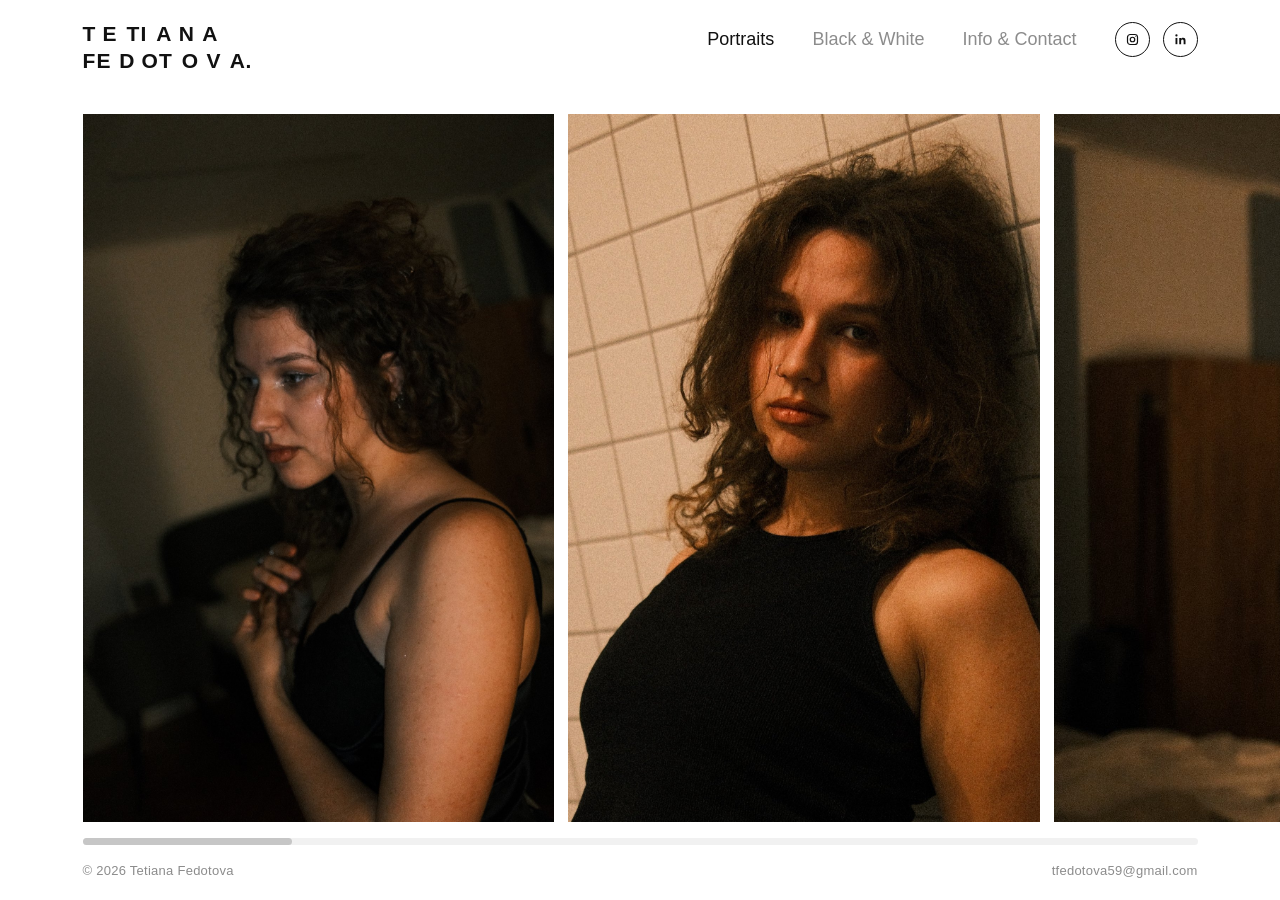
<file: index.html>
<!doctype html>
<html lang="en">
<head>
  <meta charset="utf-8">
  <meta name="viewport" content="width=device-width, initial-scale=1">
  <title>Portraits — Tetiana Fedotova</title>
  <meta name="description" content="Portrait photography by Tetiana Fedotova.">
  <meta property="og:title" content="Tetiana Fedotova — Photography">
  <meta property="og:description" content="Portraits and black &amp; white photography.">
  <meta property="og:type" content="website">
  <link rel="icon" href="assets/img/favicon.svg" type="image/svg+xml">
  <link rel="stylesheet" href="assets/css/style.css">
  <script src="config.js" defer></script>
  <script src="assets/js/main.js" defer></script>
</head>
<body class="layout-h">
  <a class="skip-link" href="#main">Skip to content</a>

  <div class="site">
    <header class="header">
      <a class="logo" href="index.html" aria-label="Tetiana Fedotova, go to Portraits">
        <span class="logo-line" aria-hidden="true">
          <span class="logo-group"><span>T</span><span>E</span></span>
          <span class="logo-group"><span>T</span><span class="kt">I</span></span>
          <span class="logo-group"><span>A</span><span>N</span><span class="k2">A</span></span>
        </span>
        <span class="logo-line" aria-hidden="true">
          <span class="logo-group"><span>F</span><span class="kt">E</span></span>
          <span class="logo-group g-s"><span>D</span><span>O</span><span class="kt">T</span></span>
          <span class="logo-group"><span>O</span><span class="k2">V</span><span class="k3">A</span><span class="kd">.</span></span>
        </span>
      </a>

      <div class="header-right">
        <nav class="nav" aria-label="Main">
          <a href="index.html" aria-current="page">Portraits</a>
          <a href="black-and-white.html">Black &amp; White</a>
          <a href="contact.html">Info &amp; Contact</a>
        </nav>
        <ul class="social">
          <li data-link-item><a data-link="instagram" href="#" target="_blank" rel="noopener" aria-label="Instagram"><svg viewBox="0 0 24 24" fill="none" stroke="currentColor" stroke-width="1.9"><rect x="4" y="4" width="16" height="16" rx="4.5"/><circle cx="12" cy="12" r="3.6"/><circle cx="16.9" cy="7.1" r=".7" fill="currentColor" stroke="none"/></svg></a></li>
          <li data-link-item><a data-link="linkedin" href="#" target="_blank" rel="noopener" aria-label="LinkedIn"><svg viewBox="0 0 24 24" fill="currentColor"><rect x="4" y="9.5" width="3" height="10"/><circle cx="5.5" cy="5.5" r="1.8"/><path d="M10 9.5h2.9v1.4c.5-.9 1.7-1.7 3.4-1.7 3 0 3.7 1.9 3.7 4.5v5.8h-3v-5.1c0-1.3-.3-2.5-1.8-2.5s-2.2 1.1-2.2 2.6v5h-3z"/></svg></a></li>
          <li data-link-item><a data-link="facebook" href="#" target="_blank" rel="noopener" aria-label="Facebook"><svg viewBox="0 0 24 24" fill="currentColor"><path d="M13.4 21v-7.6h2.6l.4-3h-3V8.5c0-.9.3-1.5 1.5-1.5h1.6V4.3c-.3 0-1.2-.1-2.3-.1-2.3 0-3.9 1.4-3.9 4v2.2H7.7v3h2.6V21z"/></svg></a></li>
        </ul>
      </div>
    </header>

    <main id="main">
      <h1 class="visually-hidden">Portraits</h1>
      <div class="gallery" data-gallery="portraits"></div>
      <noscript><p class="noscript">Please turn on JavaScript to see the gallery.</p></noscript>
    </main>

    <footer class="footer">
      <span>&copy; <span data-year>2026</span> Tetiana Fedotova</span>
      <a data-link="email" data-link-text href="mailto:hello@example.com">hello@example.com</a>
    </footer>
  </div>

</body>
</html>
</file>
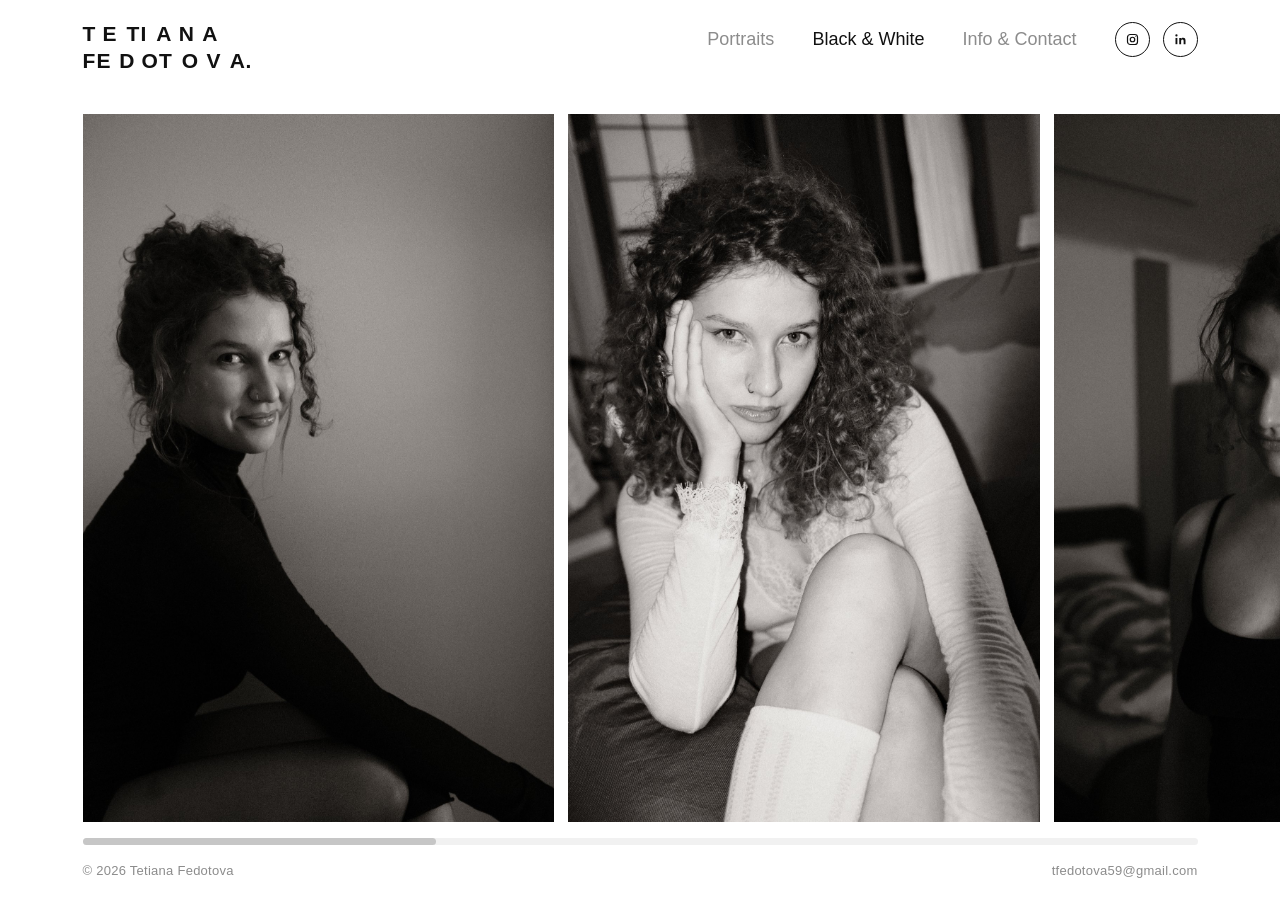
<file: black-and-white.html>
<!doctype html>
<html lang="en">
<head>
  <meta charset="utf-8">
  <meta name="viewport" content="width=device-width, initial-scale=1">
  <title>Black &amp; White — Tetiana Fedotova</title>
  <meta name="description" content="Black and white photography by Tetiana Fedotova.">
  <meta property="og:title" content="Tetiana Fedotova — Black &amp; White">
  <meta property="og:description" content="Portraits and black &amp; white photography.">
  <meta property="og:type" content="website">
  <link rel="icon" href="assets/img/favicon.svg" type="image/svg+xml">
  <link rel="stylesheet" href="assets/css/style.css">
  <script src="config.js" defer></script>
  <script src="assets/js/main.js" defer></script>
</head>
<body class="layout-h">
  <a class="skip-link" href="#main">Skip to content</a>

  <div class="site">
    <header class="header">
      <a class="logo" href="index.html" aria-label="Tetiana Fedotova, go to Portraits">
        <span class="logo-line" aria-hidden="true">
          <span class="logo-group"><span>T</span><span>E</span></span>
          <span class="logo-group"><span>T</span><span class="kt">I</span></span>
          <span class="logo-group"><span>A</span><span>N</span><span class="k2">A</span></span>
        </span>
        <span class="logo-line" aria-hidden="true">
          <span class="logo-group"><span>F</span><span class="kt">E</span></span>
          <span class="logo-group g-s"><span>D</span><span>O</span><span class="kt">T</span></span>
          <span class="logo-group"><span>O</span><span class="k2">V</span><span class="k3">A</span><span class="kd">.</span></span>
        </span>
      </a>

      <div class="header-right">
        <nav class="nav" aria-label="Main">
          <a href="index.html">Portraits</a>
          <a href="black-and-white.html" aria-current="page">Black &amp; White</a>
          <a href="contact.html">Info &amp; Contact</a>
        </nav>
        <ul class="social">
          <li data-link-item><a data-link="instagram" href="#" target="_blank" rel="noopener" aria-label="Instagram"><svg viewBox="0 0 24 24" fill="none" stroke="currentColor" stroke-width="1.9"><rect x="4" y="4" width="16" height="16" rx="4.5"/><circle cx="12" cy="12" r="3.6"/><circle cx="16.9" cy="7.1" r=".7" fill="currentColor" stroke="none"/></svg></a></li>
          <li data-link-item><a data-link="linkedin" href="#" target="_blank" rel="noopener" aria-label="LinkedIn"><svg viewBox="0 0 24 24" fill="currentColor"><rect x="4" y="9.5" width="3" height="10"/><circle cx="5.5" cy="5.5" r="1.8"/><path d="M10 9.5h2.9v1.4c.5-.9 1.7-1.7 3.4-1.7 3 0 3.7 1.9 3.7 4.5v5.8h-3v-5.1c0-1.3-.3-2.5-1.8-2.5s-2.2 1.1-2.2 2.6v5h-3z"/></svg></a></li>
          <li data-link-item><a data-link="facebook" href="#" target="_blank" rel="noopener" aria-label="Facebook"><svg viewBox="0 0 24 24" fill="currentColor"><path d="M13.4 21v-7.6h2.6l.4-3h-3V8.5c0-.9.3-1.5 1.5-1.5h1.6V4.3c-.3 0-1.2-.1-2.3-.1-2.3 0-3.9 1.4-3.9 4v2.2H7.7v3h2.6V21z"/></svg></a></li>
        </ul>
      </div>
    </header>

    <main id="main">
      <h1 class="visually-hidden">Black &amp; White</h1>
      <div class="gallery" data-gallery="black-and-white"></div>
      <noscript><p class="noscript">Please turn on JavaScript to see the gallery.</p></noscript>
    </main>

    <footer class="footer">
      <span>&copy; <span data-year>2026</span> Tetiana Fedotova</span>
      <a data-link="email" data-link-text href="mailto:hello@example.com">hello@example.com</a>
    </footer>
  </div>

</body>
</html>
</file>
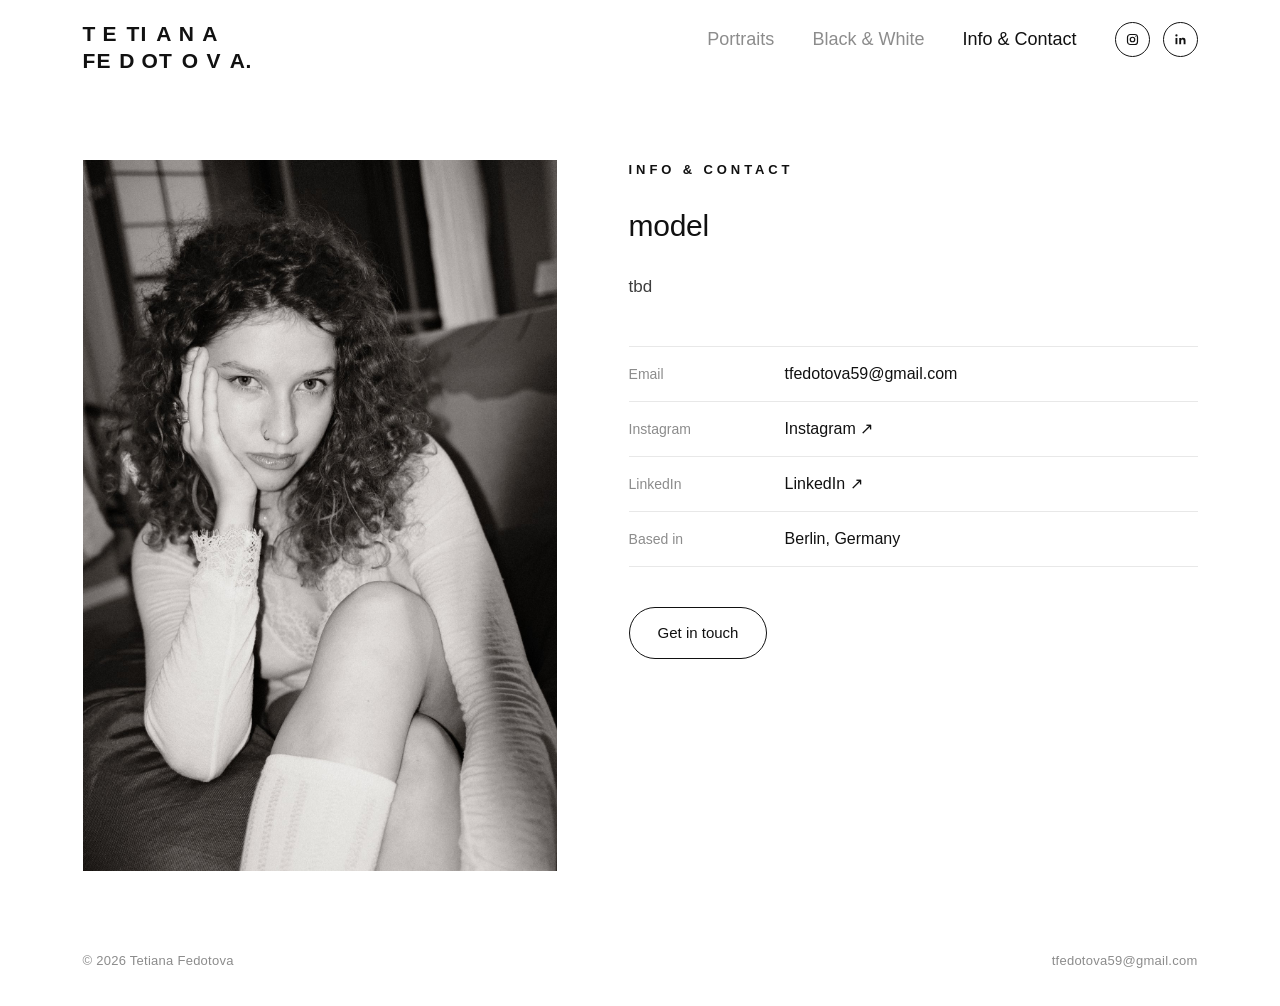
<file: contact.html>
<!doctype html>
<html lang="en">
<head>
  <meta charset="utf-8">
  <meta name="viewport" content="width=device-width, initial-scale=1">
  <title>Info &amp; Contact — Tetiana Fedotova</title>
  <meta name="description" content="About Tetiana Fedotova, portrait and black &amp; white photographer, and how to get in touch.">
  <meta property="og:title" content="Tetiana Fedotova — Info &amp; Contact">
  <meta property="og:description" content="Portraits and black &amp; white photography.">
  <meta property="og:type" content="website">
  <link rel="icon" href="assets/img/favicon.svg" type="image/svg+xml">
  <link rel="stylesheet" href="assets/css/style.css">
  <script src="config.js" defer></script>
  <script src="assets/js/main.js" defer></script>
</head>
<body>
  <a class="skip-link" href="#main">Skip to content</a>

  <div class="site">
    <header class="header">
      <a class="logo" href="index.html" aria-label="Tetiana Fedotova, go to Portraits">
        <span class="logo-line" aria-hidden="true">
          <span class="logo-group"><span>T</span><span>E</span></span>
          <span class="logo-group"><span>T</span><span class="kt">I</span></span>
          <span class="logo-group"><span>A</span><span>N</span><span class="k2">A</span></span>
        </span>
        <span class="logo-line" aria-hidden="true">
          <span class="logo-group"><span>F</span><span class="kt">E</span></span>
          <span class="logo-group g-s"><span>D</span><span>O</span><span class="kt">T</span></span>
          <span class="logo-group"><span>O</span><span class="k2">V</span><span class="k3">A</span><span class="kd">.</span></span>
        </span>
      </a>

      <div class="header-right">
        <nav class="nav" aria-label="Main">
          <a href="index.html">Portraits</a>
          <a href="black-and-white.html">Black &amp; White</a>
          <a href="contact.html" aria-current="page">Info &amp; Contact</a>
        </nav>
        <ul class="social">
          <li data-link-item><a data-link="instagram" href="#" target="_blank" rel="noopener" aria-label="Instagram"><svg viewBox="0 0 24 24" fill="none" stroke="currentColor" stroke-width="1.9"><rect x="4" y="4" width="16" height="16" rx="4.5"/><circle cx="12" cy="12" r="3.6"/><circle cx="16.9" cy="7.1" r=".7" fill="currentColor" stroke="none"/></svg></a></li>
          <li data-link-item><a data-link="linkedin" href="#" target="_blank" rel="noopener" aria-label="LinkedIn"><svg viewBox="0 0 24 24" fill="currentColor"><rect x="4" y="9.5" width="3" height="10"/><circle cx="5.5" cy="5.5" r="1.8"/><path d="M10 9.5h2.9v1.4c.5-.9 1.7-1.7 3.4-1.7 3 0 3.7 1.9 3.7 4.5v5.8h-3v-5.1c0-1.3-.3-2.5-1.8-2.5s-2.2 1.1-2.2 2.6v5h-3z"/></svg></a></li>
          <li data-link-item><a data-link="facebook" href="#" target="_blank" rel="noopener" aria-label="Facebook"><svg viewBox="0 0 24 24" fill="currentColor"><path d="M13.4 21v-7.6h2.6l.4-3h-3V8.5c0-.9.3-1.5 1.5-1.5h1.6V4.3c-.3 0-1.2-.1-2.3-.1-2.3 0-3.9 1.4-3.9 4v2.2H7.7v3h2.6V21z"/></svg></a></li>
        </ul>
      </div>
    </header>

    <main id="main" class="about">
      <!-- Photo, headline, bio and "Based in" come from config.js (use editor.html) -->
      <div class="about-photo" data-about-photo></div>

      <div class="about-text">
        <h1 class="eyebrow">Info &amp; Contact</h1>

        <p class="lead" data-about="lead">Portrait and black &amp; white photographer.</p>
        <div data-about="bio">
          <p>Hi, I'm Tetiana. I photograph people, mostly in natural, low light and in their own spaces, with enough time for them to settle in and forget about the camera. I'm interested in quiet moments and honest expressions more than perfect poses.</p>
          <p>Alongside portrait sessions I keep an ongoing black &amp; white series. I'm open to personal portraits, editorial work and collaborations. Write to me and tell me what you have in mind.</p>
        </div>

        <dl class="contact-list">
          <div data-link-item><dt>Email</dt><dd><a data-link="email" data-link-text href="mailto:hello@example.com">hello@example.com</a></dd></div>
          <div data-link-item><dt>Instagram</dt><dd><a data-link="instagram" href="#" target="_blank" rel="noopener">Instagram &#8599;</a></dd></div>
          <div data-link-item><dt>LinkedIn</dt><dd><a data-link="linkedin" href="#" target="_blank" rel="noopener">LinkedIn &#8599;</a></dd></div>
          <div data-about-item><dt>Based in</dt><dd data-about="location">Your city, Country</dd></div>
        </dl>

        <a class="btn" data-link="email" href="mailto:hello@example.com">Get in touch</a>
      </div>
    </main>

    <footer class="footer">
      <span>&copy; <span data-year>2026</span> Tetiana Fedotova</span>
      <a data-link="email" data-link-text href="mailto:hello@example.com">hello@example.com</a>
    </footer>
  </div>

  <button class="scroll-btn is-hidden" type="button" aria-label="Scroll down">
    <svg width="18" height="18" viewBox="0 0 24 24" fill="none" stroke="currentColor" stroke-width="2" stroke-linecap="round" stroke-linejoin="round"><path d="M12 5v14M6 13l6 6 6-6"/></svg>
  </button>
</body>
</html>
</file>
<file: assets/css/style.css>
/* =========================================================
   Tetiana Fedotova — Photography portfolio
   ========================================================= */

:root {
  --bg: #ffffff;
  --text: #111111;
  --muted: #8c8c8c;
  --soft: #3d3d3d;
  --line: #e8e8e8;
  --max: 1185px;
  --gutter: 35px;
  --gap: 35px;
  --font: "Helvetica Neue", Helvetica, Arial, sans-serif;
}

*, *::before, *::after { box-sizing: border-box; }

html { -webkit-text-size-adjust: 100%; }
html.lb-lock { overflow: hidden; }

body {
  margin: 0;
  background: var(--bg);
  color: var(--text);
  font-family: var(--font);
  font-size: 16px;
  line-height: 1.5;
  -webkit-font-smoothing: antialiased;
  animation: page-in .6s ease both;
}

@keyframes page-in { from { opacity: 0; } to { opacity: 1; } }

img { display: block; max-width: 100%; height: auto; }
a { color: inherit; text-decoration: none; }
button { font: inherit; color: inherit; }
:focus-visible { outline: 2px solid var(--text); outline-offset: 3px; }

.visually-hidden {
  position: absolute !important;
  width: 1px; height: 1px;
  margin: -1px; padding: 0;
  overflow: hidden;
  clip: rect(0 0 0 0);
  white-space: nowrap;
  border: 0;
}

.skip-link {
  position: absolute;
  left: 16px; top: -60px;
  z-index: 200;
  padding: 10px 16px;
  background: var(--text);
  color: var(--bg);
  transition: top .2s ease;
}
.skip-link:focus { top: 12px; }

/* ---------- Layout ---------- */

.site {
  max-width: var(--max);
  min-height: 100vh;
  margin: 0 auto;
  padding: 0 var(--gutter);
  display: flex;
  flex-direction: column;
}

main { flex: 1; padding-top: 86px; }

/* ---------- Header ---------- */

.header {
  display: flex;
  align-items: flex-start;
  justify-content: space-between;
  gap: 32px;
  padding-top: 22px;
}

/* Wordmark: T E · TI · A N A  /  FE · D OT · O V A.
   Letters are set one by one so the spacing can be asymmetric:
   default gap .34em, .k2 = .40em, .k3 = .44em, .kt = tight pair,
   groups sit .48em apart (.g-s = .42em). */
.logo {
  display: inline-flex;
  flex-direction: column;
  gap: .1em;
  font-size: 21px;
  font-weight: 700;
  line-height: 1.18;
  text-transform: uppercase;
  letter-spacing: 0;
  cursor: pointer;
}
.logo-line { display: flex; align-items: baseline; white-space: nowrap; }
.logo-group {
  display: inline-flex;
  transition: transform .45s cubic-bezier(.34, 1.56, .64, 1);
}
.logo-group + .logo-group { margin-left: .48em; }
.logo-group.g-s { margin-left: .42em; }
.logo-group > span + span { margin-left: .34em; }
.logo-group > .k2 { margin-left: .40em; }
.logo-group > .k3 { margin-left: .44em; }
.logo-group > .kt { margin-left: .05em; }
.logo-group > .kd { margin-left: .03em; }

/* Hover / keyboard focus: each group nudges its own way */
.logo:hover .logo-line:first-child .logo-group:nth-child(1),
.logo:focus-visible .logo-line:first-child .logo-group:nth-child(1) { transform: translate(-.04em, -.08em); }
.logo:hover .logo-line:first-child .logo-group:nth-child(2),
.logo:focus-visible .logo-line:first-child .logo-group:nth-child(2) { transform: translate(.03em, .06em) rotate(-3deg); }
.logo:hover .logo-line:first-child .logo-group:nth-child(3),
.logo:focus-visible .logo-line:first-child .logo-group:nth-child(3) { transform: translate(.06em, -.04em); }
.logo:hover .logo-line:last-child .logo-group:nth-child(1),
.logo:focus-visible .logo-line:last-child .logo-group:nth-child(1) { transform: translate(-.03em, .06em); }
.logo:hover .logo-line:last-child .logo-group:nth-child(2),
.logo:focus-visible .logo-line:last-child .logo-group:nth-child(2) { transform: translate(.05em, -.07em) rotate(2deg); }
.logo:hover .logo-line:last-child .logo-group:nth-child(3),
.logo:focus-visible .logo-line:last-child .logo-group:nth-child(3) { transform: translate(.08em, .03em); }
.logo:active .logo-group { transform: scale(.96); transition-duration: .12s; }

.header-right {
  display: flex;
  align-items: center;
  gap: 38px;
}

.nav {
  display: flex;
  gap: 38px;
  font-size: 18px;
}
.nav a {
  color: var(--muted);
  transition: color .2s ease;
}
.nav a:hover,
.nav a[aria-current="page"] { color: var(--text); }

.social {
  display: flex;
  gap: 13px;
  margin: 0;
  padding: 0;
  list-style: none;
}
.social a {
  width: 35px; height: 35px;
  display: grid;
  place-items: center;
  border: 1.5px solid var(--text);
  border-radius: 50%;
  transition: background .2s ease, color .2s ease;
}
.social a:hover { background: var(--text); color: var(--bg); }
.social svg { width: 15px; height: 15px; }

/* ---------- Gallery pages: one row of photos that scrolls sideways ---------- */

/* The page fills the window exactly: header, photo row, scroll bar, footer */
body.layout-h .site {
  max-width: none;
  height: 100vh;
  height: 100dvh;
  min-height: 480px;
  padding: 0;
}
body.layout-h .header,
body.layout-h .footer {
  width: 100%;
  max-width: var(--max);
  margin-inline: auto;
  padding-inline: var(--gutter);
}
body.layout-h main {
  display: flex;
  flex-direction: column;
  min-height: 0;
  padding-top: 40px;
}
body.layout-h .footer {
  flex-direction: row;
  flex-wrap: wrap;
  padding-top: 16px;
  padding-bottom: 20px;
}

.is-strip {
  --hgap: 14px;
  /* lines the first photo up with the wordmark */
  --hpad: max(var(--gutter), calc((100% - var(--max)) / 2 + var(--gutter)));
  flex: 1;
  min-height: 0;
  display: flex;
  flex-direction: column;
  gap: 16px;
}

.h-track {
  position: relative;
  flex: 1 1 auto;
  min-height: 200px;
  container-type: size;        /* photos are sized from this row's height */
  display: flex;
  align-items: center;
  gap: var(--hgap);
  padding-inline: var(--hpad);
  overflow-x: auto;
  overflow-y: hidden;
  overscroll-behavior-x: contain;
  scrollbar-width: none;
}
.h-track::-webkit-scrollbar { display: none; }
.h-track:focus { outline: none; }
.h-track:focus-visible { outline: 2px solid var(--text); outline-offset: -2px; }

.h-item { flex: none; --k: 1; }
.h-item.is-small { --k: .7; }
.h-item .g-open { width: auto; }
.h-item .frame { width: calc(100cqh * var(--k) * var(--ar)); }

/* Grey scroll bar under the photos (drag it, or click anywhere on it) */
.h-bar {
  position: relative;
  flex: none;
  height: 7px;
  margin-inline: var(--hpad);
  border-radius: 999px;
  background: #f1f1f1;
  cursor: pointer;
  touch-action: none;
}
.h-bar.is-hidden { visibility: hidden; }
.h-thumb {
  position: absolute;
  top: 0;
  left: 0;
  height: 100%;
  border-radius: 999px;
  background: #c6c6c6;
  transition: background .2s ease;
}
.h-bar:hover .h-thumb,
.h-bar.is-dragging .h-thumb { background: #8f8f8f; }

.g-item {
  margin: 0;
  opacity: 0;
  transform: translateX(28px);
  transition: opacity .8s ease, transform .8s ease;
}
.g-item.is-visible { opacity: 1; transform: none; }

.g-open {
  display: block;
  width: 100%;
  padding: 0;
  border: 0;
  background: none;
  cursor: zoom-in;
}
.g-open img { transition: opacity .3s ease; }
.g-open:hover img { opacity: .9; }

/* A photo shown with its crop (set in editor.html) */
.frame {
  position: relative;
  width: 100%;
  overflow: hidden;
  aspect-ratio: var(--ar, 1);
}
.frame > img {
  position: absolute;
  max-width: none;
  height: auto;
}

.gallery-empty,
.noscript { color: var(--muted); }

/* ---------- Info & Contact ---------- */

.about {
  display: grid;
  grid-template-columns: minmax(0, 5fr) minmax(0, 6fr);
  gap: 72px;
  align-items: start;
}

.about-photo {
  position: sticky;
  top: 32px;
}
[data-about="bio"] p { white-space: pre-line; }

.eyebrow {
  margin: 0 0 28px;
  font-size: 13px;
  font-weight: 700;
  letter-spacing: .3em;
  text-transform: uppercase;
}

.lead {
  margin: 0 0 28px;
  font-size: 30px;
  line-height: 1.25;
  letter-spacing: -.01em;
}

.about-text p:not(.lead) {
  max-width: 34em;
  margin: 0 0 18px;
  font-size: 17px;
  line-height: 1.7;
  color: var(--soft);
}

.contact-list {
  margin: 44px 0 40px;
  border-top: 1px solid var(--line);
}
.contact-list > div {
  display: grid;
  grid-template-columns: 140px 1fr;
  gap: 16px;
  padding: 15px 0;
  border-bottom: 1px solid var(--line);
}
.contact-list dt { color: var(--muted); font-size: 14px; padding-top: 2px; }
.contact-list dd { margin: 0; }
.contact-list a { border-bottom: 1px solid transparent; transition: border-color .2s ease; }
.contact-list a:hover { border-color: currentColor; }

.btn {
  display: inline-block;
  padding: 14px 28px;
  border: 1.5px solid var(--text);
  border-radius: 999px;
  font-size: 15px;
  transition: background .2s ease, color .2s ease;
}
.btn:hover { background: var(--text); color: var(--bg); }

/* ---------- Footer ---------- */

.footer {
  display: flex;
  align-items: center;
  justify-content: space-between;
  gap: 16px;
  padding: 80px 0 36px;
  font-size: 13px;
  letter-spacing: .02em;
  color: var(--muted);
}
.footer a { transition: color .2s ease; }
.footer a:hover { color: var(--text); }

/* ---------- Scroll button ---------- */

.scroll-btn {
  position: fixed;
  left: 50%;
  bottom: 28px;
  z-index: 50;
  width: 50px; height: 50px;
  margin-left: -25px;
  display: grid;
  place-items: center;
  border: 0;
  border-radius: 50%;
  background: #222;
  color: #fff;
  box-shadow: 0 6px 20px rgba(0, 0, 0, .18);
  cursor: pointer;
  transition: opacity .3s ease, visibility .3s ease, background .2s ease;
}
.scroll-btn:hover { background: #000; }
.scroll-btn svg { transition: transform .35s ease; }
.scroll-btn.is-up svg { transform: rotate(180deg); }
.scroll-btn.is-hidden { opacity: 0; visibility: hidden; pointer-events: none; }

/* ---------- Lightbox ---------- */

.lightbox {
  position: fixed;
  inset: 0;
  z-index: 100;
  display: flex;
  align-items: center;
  justify-content: center;
  background: rgba(10, 10, 10, .97);
  color: #fff;
  opacity: 0;
  visibility: hidden;
  transition: opacity .3s ease, visibility 0s linear .3s;
}
.lightbox.is-open {
  opacity: 1;
  visibility: visible;
  transition: opacity .3s ease;
}

.lb-stage {
  margin: 0;
  display: flex;
  flex-direction: column;
  align-items: center;
  gap: 14px;
}

.lb-frame {
  width: min(calc(100vw - 180px), calc((100vh - 130px) * var(--ar)));
  width: min(calc(100vw - 180px), calc((100dvh - 130px) * var(--ar)));
  transition: opacity .25s ease;
  user-select: none;
}
.lb-frame.is-loading { opacity: 0; }

.lb-caption {
  min-height: 1.2em;
  font-size: 14px;
  color: #bdbdbd;
  text-align: center;
}

.lb-count {
  position: absolute;
  top: 30px; left: 32px;
  font-size: 13px;
  letter-spacing: .14em;
  color: #9a9a9a;
}

.lb-btn {
  position: absolute;
  width: 56px; height: 56px;
  display: grid;
  place-items: center;
  border: 0;
  background: none;
  color: #fff;
  opacity: .7;
  cursor: pointer;
  transition: opacity .2s ease;
}
.lb-btn:hover { opacity: 1; }
.lb-btn[hidden] { display: none; }
.lightbox :focus-visible { outline-color: #fff; }

.lb-close { top: 14px; right: 14px; }
.lb-prev  { left: 16px;  top: 50%; transform: translateY(-50%); }
.lb-next  { right: 16px; top: 50%; transform: translateY(-50%); }

/* ---------- Responsive ---------- */

@media (max-width: 900px) {
  .header { flex-direction: column; gap: 22px; }
  .header-right {
    width: 100%;
    flex-wrap: wrap;
    justify-content: space-between;
    gap: 16px 24px;
  }
  main { padding-top: 48px; }
  .about { grid-template-columns: 1fr; gap: 40px; }
  .about-photo { position: static; max-width: 520px; }
}

@media (max-width: 700px) {
  :root { --gutter: 16px; --gap: 16px; }
  .header { padding-top: 18px; }
  .logo { font-size: 18px; }
  .nav { flex-wrap: wrap; gap: 8px 22px; font-size: 16px; }
  .social a { width: 32px; height: 32px; }
  main { padding-top: 36px; }
  .lead { font-size: 25px; }
  .contact-list > div { grid-template-columns: 110px 1fr; }
  .footer { flex-direction: column; align-items: flex-start; padding: 56px 0 100px; }
  body.layout-h main { padding-top: 24px; }
  .is-strip { --hgap: 8px; justify-content: center; }
  .h-track { max-height: 125vw; }   /* keeps portrait photos about one screen wide */
  .scroll-btn { bottom: 20px; width: 46px; height: 46px; margin-left: -23px; }

  .lb-frame {
    width: min(100vw, calc((100vh - 170px) * var(--ar)));
    width: min(100vw, calc((100dvh - 170px) * var(--ar)));
  }
  .lb-prev, .lb-next { top: auto; bottom: 18px; transform: none; }
  .lb-prev { left: 24px; }
  .lb-next { right: 24px; }
  .lb-count { top: 30px; left: 20px; }
}

@media (prefers-reduced-motion: reduce) {
  *, *::before, *::after {
    animation: none !important;
    transition: none !important;
    scroll-behavior: auto !important;
  }
  .g-item { opacity: 1; transform: none; }
  .logo .logo-group { transform: none !important; }
}
</file>
